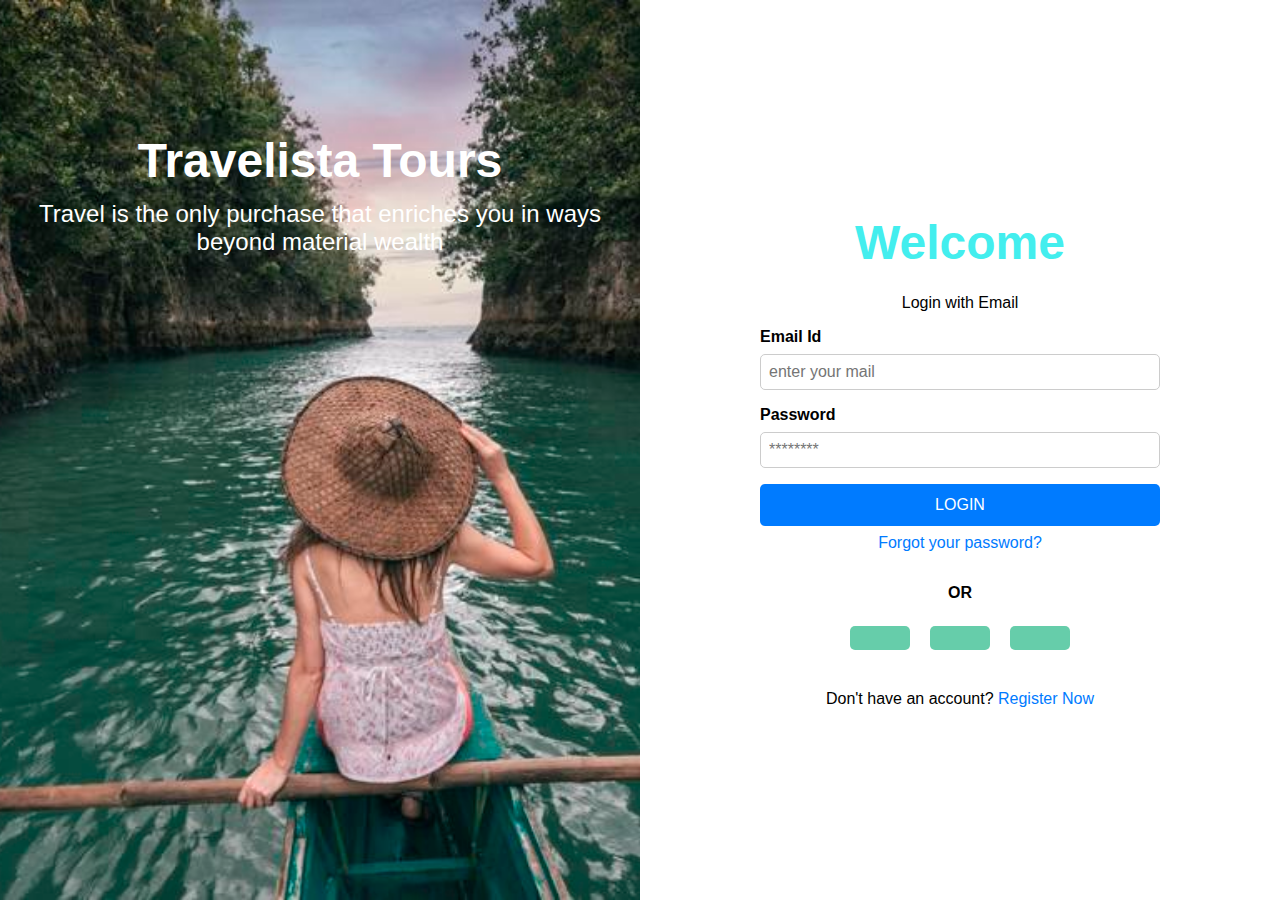
<file: index.html>
<!DOCTYPE html>
<html lang="en">
<head>
    <meta charset="UTF-8">
    <meta name="viewport" content="width=device-width, initial-scale=1.0">
    <title>Travelista Tours</title>
    <link rel="stylesheet" href="style.css">
    <link rel="stylesheet" href="https://cdnjs.cloudflare.com/ajax/libs/font-awesome/6.5.2/css/all.min.css" integrity="sha512-SnH5WK+bZxgPHs44uWIX+LLJAJ9/2PkPKZ5QiAj6Ta86w+fsb2TkcmfRyVX3pBnMFcV7oQPJkl9QevSCWr3W6A==" crossorigin="anonymous" referrerpolicy="no-referrer" />
   
</head>
<body>
    <div class="container">
        <div class="left-panel">
            <img src="travel.jpg" alt="Travelista Tours" class="background-image">
            <div class="text-overlay">
                <h1>Travelista Tours</h1>
                <p>Travel is the only purchase that enriches you in ways beyond material wealth</p>
            </div>
        </div>
        <div class="right-panel">
            <div class="login-box">
                <h2>Welcome</h2>
                <p>Login with Email</p>
                <form>
                    <label for="email">Email Id</label>
                    <input type="email" id="email" name="email" placeholder="enter your mail">
                    <label for="password">Password</label>
                    <input type="password" id="password" name="password" placeholder="********">
                    <button type="submit">LOGIN</button>
                    <a href="#" class="forgot-password">Forgot your password?</a>
                </form>
                <div class="social-login">
                    <p>OR</p>
                    <button class="google"><i class="fa-brands fa-google"></i></button>
                    <button class="facebook"><i class="fa-brands fa-facebook"></i></button>
                    <button class="apple"><i class="fa-brands fa-apple"></i></button>
                </div>
                <p class="register">Don't have an account? <a href="#">Register Now</a></p>
            </div>
        </div>
    </div>
</body>
</html>
</file>
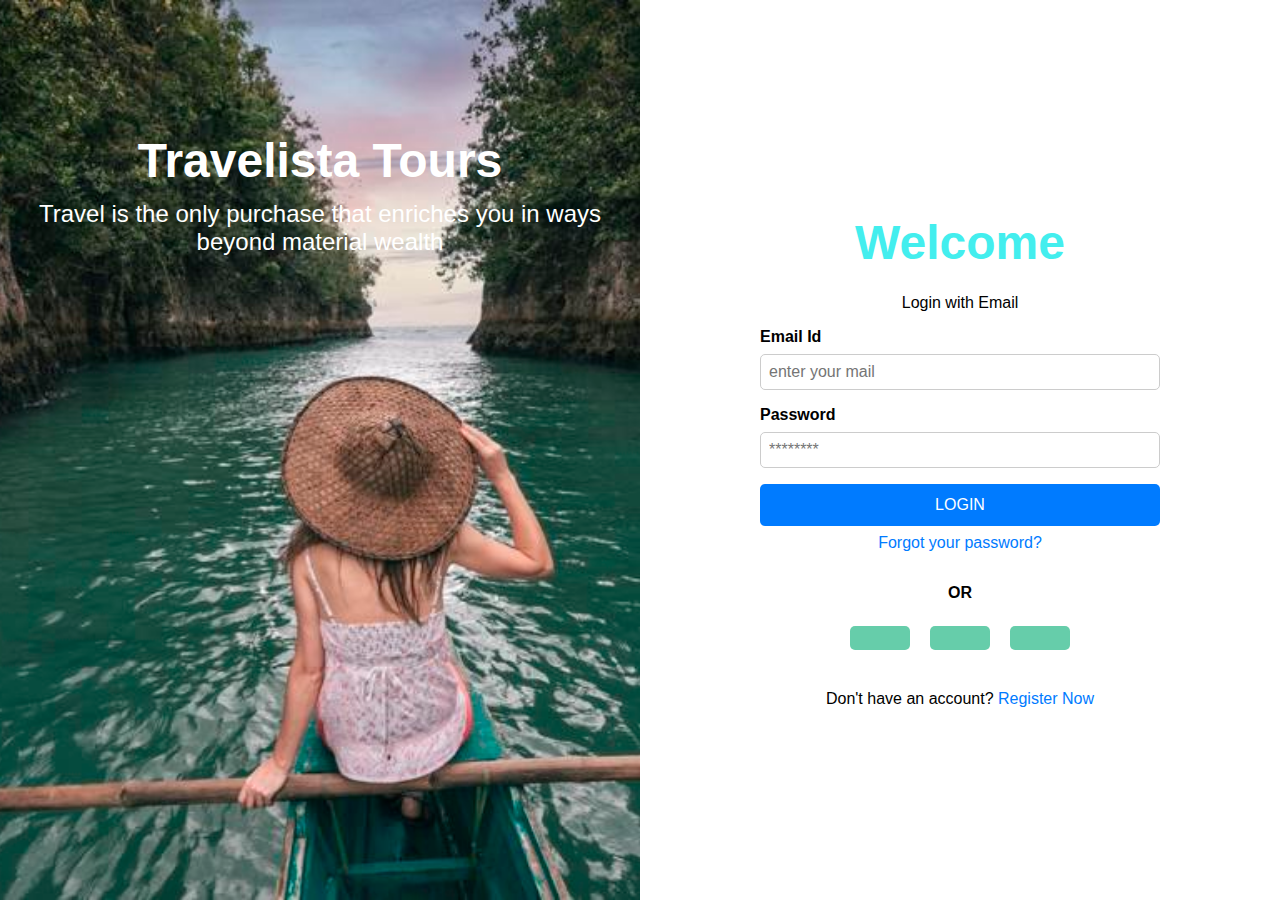
<file: task8.1.html>
<!DOCTYPE html>
<html lang="en">
<head>
    <meta charset="UTF-8">
    <meta name="viewport" content="width=device-width, initial-scale=1.0">
    <title>Travelista Tours</title>
    <link rel="stylesheet" href="task8.1.css">
    <link rel="stylesheet" href="https://cdnjs.cloudflare.com/ajax/libs/font-awesome/6.5.2/css/all.min.css" integrity="sha512-SnH5WK+bZxgPHs44uWIX+LLJAJ9/2PkPKZ5QiAj6Ta86w+fsb2TkcmfRyVX3pBnMFcV7oQPJkl9QevSCWr3W6A==" crossorigin="anonymous" referrerpolicy="no-referrer" />
   
</head>
<body>
    <div class="container">
        <div class="left-panel">
            <img src="travel.jpg" alt="Travelista Tours" class="background-image">
            <div class="text-overlay">
                <h1>Travelista Tours</h1>
                <p>Travel is the only purchase that enriches you in ways beyond material wealth</p>
            </div>
        </div>
        <div class="right-panel">
            <div class="login-box">
                <h2>Welcome</h2>
                <p>Login with Email</p>
                <form>
                    <label for="email">Email Id</label>
                    <input type="email" id="email" name="email" placeholder="enter your mail">
                    <label for="password">Password</label>
                    <input type="password" id="password" name="password" placeholder="********">
                    <button type="submit">LOGIN</button>
                    <a href="#" class="forgot-password">Forgot your password?</a>
                </form>
                <div class="social-login">
                    <p>OR</p>
                    <button class="google"><i class="fa-brands fa-google"></i></button>
                    <button class="facebook"><i class="fa-brands fa-facebook"></i></button>
                    <button class="apple"><i class="fa-brands fa-apple"></i></button>
                </div>
                <p class="register">Don't have an account? <a href="#">Register Now</a></p>
            </div>
        </div>
    </div>
</body>
</html>
</file>
<file: style.css>
body, html {
    margin: 0;
    padding: 0;
    font-family:'Lucida Sans', 'Lucida Sans Regular', 'Lucida Grande', 'Lucida Sans Unicode', Geneva, Verdana, sans-serif;
}

.container {
    display: flex;
    height: 100vh;
}

.left-panel, .right-panel {
    flex: 1;
    display: flex;
    align-items: center;
    justify-content: center;
    position: relative;
}

.left-panel {
    background-color: #f2f2f2;
}
.text-overlay{
    text-align:justify;
    padding-bottom:500px;
}

.background-image {
    width: 100%;
    height: 100%;
    object-fit: cover;
    position: absolute;
    top: 0;
    left: 0;
    z-index: 1;
}

.text-overlay {
    position: relative;
    z-index: 2;
    color: white;
    text-align: center;
}

.text-overlay h1 {
    font-size: 3em;
    margin: 0;
}

.text-overlay p {
    font-size: 1.5em;
    margin: 0.5em 0;
}

.right-panel {
    background-color: #ffffff;
}

.login-box {
    text-align: center;
    width: 80%;
    max-width: 400px;
}

.login-box h2 {
    font-size: 3em;
    margin-bottom: 0.5em;
    color:rgb(67, 238, 238)
}

.login-box p {
    font-size: 1em;
    margin-bottom: 1em;
}

.login-box form {
    display: flex;
    flex-direction: column;
}

.login-box label {
    text-align: left;
    margin-bottom: 0.5em;
    font-weight: bold;
}

.login-box input {
    margin-bottom: 1em;
    padding: 0.5em;
    border: 1px solid #ccc;
    border-radius: 5px;
    font-size: 1em;
}

.login-box button {
    padding: 0.75em;
    border: none;
    border-radius: 5px;
    background-color: #007bff;
    color: white;
    font-size: 1em;
    cursor: pointer;
}

.login-box .forgot-password {
    margin-top: 0.5em;
    display: block;
    color: #007bff;
    text-decoration: none;
}

.social-login {
    margin: 2em 0;
}

.social-login p {
    margin-bottom: 1em;
    font-weight: bold;
}

.social-login button {
    margin: 0.5em;
    padding: 0.75em;
    border: none;
    border-radius: 5px;
    cursor: pointer;
    font-size: 1em;
}

.social-login .google {
    background-color:mediumaquamarine;
    width:60px;
    color: white;
}

.social-login .facebook {
    background-color:mediumaquamarine;
    width:60px;
    color: white;
}

.social-login .apple {
    background-color:mediumaquamarine;
    width:60px;
    color: white;
    
}

.register {
    margin-top: 1em;
}

.register a {
    color: #007bff;
    text-decoration: none;
}
</file>
<file: task8.1.css>
body, html {
    margin: 0;
    padding: 0;
    font-family:'Lucida Sans', 'Lucida Sans Regular', 'Lucida Grande', 'Lucida Sans Unicode', Geneva, Verdana, sans-serif;
}

.container {
    display: flex;
    height: 100vh;
}

.left-panel, .right-panel {
    flex: 1;
    display: flex;
    align-items: center;
    justify-content: center;
    position: relative;
}

.left-panel {
    background-color: #f2f2f2;
}
.text-overlay{
    text-align:justify;
    padding-bottom:500px;
}

.background-image {
    width: 100%;
    height: 100%;
    object-fit: cover;
    position: absolute;
    top: 0;
    left: 0;
    z-index: 1;
}

.text-overlay {
    position: relative;
    z-index: 2;
    color: white;
    text-align: center;
}

.text-overlay h1 {
    font-size: 3em;
    margin: 0;
}

.text-overlay p {
    font-size: 1.5em;
    margin: 0.5em 0;
}

.right-panel {
    background-color: #ffffff;
}

.login-box {
    text-align: center;
    width: 80%;
    max-width: 400px;
}

.login-box h2 {
    font-size: 3em;
    margin-bottom: 0.5em;
    color:rgb(67, 238, 238)
}

.login-box p {
    font-size: 1em;
    margin-bottom: 1em;
}

.login-box form {
    display: flex;
    flex-direction: column;
}

.login-box label {
    text-align: left;
    margin-bottom: 0.5em;
    font-weight: bold;
}

.login-box input {
    margin-bottom: 1em;
    padding: 0.5em;
    border: 1px solid #ccc;
    border-radius: 5px;
    font-size: 1em;
}

.login-box button {
    padding: 0.75em;
    border: none;
    border-radius: 5px;
    background-color: #007bff;
    color: white;
    font-size: 1em;
    cursor: pointer;
}

.login-box .forgot-password {
    margin-top: 0.5em;
    display: block;
    color: #007bff;
    text-decoration: none;
}

.social-login {
    margin: 2em 0;
}

.social-login p {
    margin-bottom: 1em;
    font-weight: bold;
}

.social-login button {
    margin: 0.5em;
    padding: 0.75em;
    border: none;
    border-radius: 5px;
    cursor: pointer;
    font-size: 1em;
}

.social-login .google {
    background-color:mediumaquamarine;
    width:60px;
    color: white;
}

.social-login .facebook {
    background-color:mediumaquamarine;
    width:60px;
    color: white;
}

.social-login .apple {
    background-color:mediumaquamarine;
    width:60px;
    color: white;
    
}

.register {
    margin-top: 1em;
}

.register a {
    color: #007bff;
    text-decoration: none;
}
</file>
